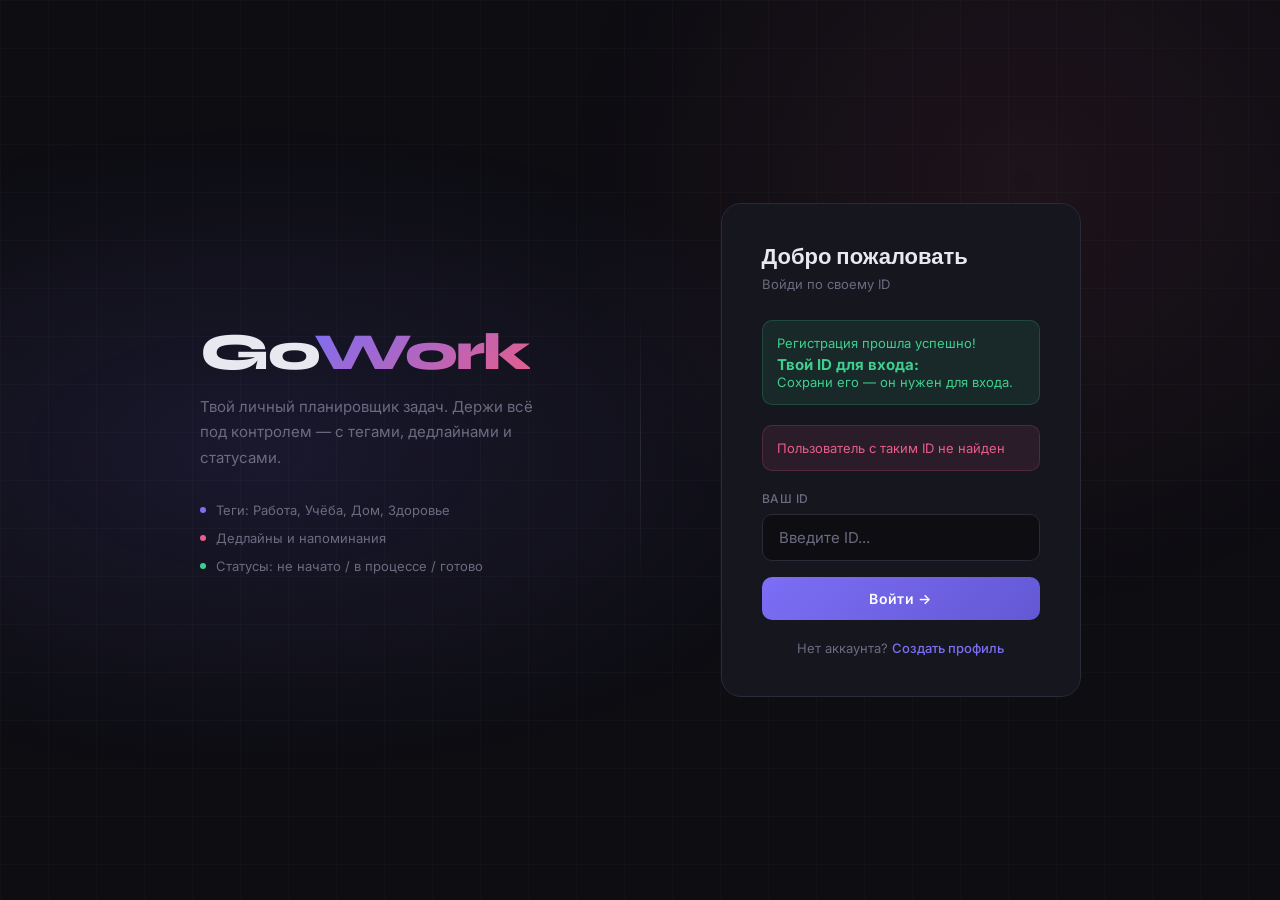
<file: gowork/src/main/resources/templates/index.html>
<!DOCTYPE html>
<html xmlns:th="http://www.thymeleaf.org" lang="ru">
<head>
    <meta charset="UTF-8">
    <title>GoWork — Вход</title>
    <link href="https://fonts.googleapis.com/css2?family=Syne:wght@400;700;800&family=Inter:wght@300;400;500&display=swap" rel="stylesheet">
    <style>
        *, *::before, *::after { box-sizing: border-box; margin: 0; padding: 0; }

        :root {
            --bg: #0d0d12;
            --surface: #16161f;
            --border: #2a2a38;
            --accent: #7c6ef5;
            --accent2: #e85d8a;
            --text: #e8e8f0;
            --muted: #6b6b80;
            --success: #3ecf8e;
        }

        body {
            font-family: 'Inter', sans-serif;
            background: var(--bg);
            color: var(--text);
            min-height: 100vh;
            display: flex;
            align-items: center;
            justify-content: center;
            overflow: hidden;
        }

        /* Анимированный фон */
        body::before {
            content: '';
            position: fixed;
            inset: 0;
            background:
                radial-gradient(ellipse 80% 60% at 20% 50%, rgba(124,110,245,0.12) 0%, transparent 60%),
                radial-gradient(ellipse 60% 80% at 80% 20%, rgba(232,93,138,0.08) 0%, transparent 60%);
            pointer-events: none;
        }

        .grid-bg {
            position: fixed;
            inset: 0;
            background-image:
                linear-gradient(rgba(255,255,255,0.02) 1px, transparent 1px),
                linear-gradient(90deg, rgba(255,255,255,0.02) 1px, transparent 1px);
            background-size: 48px 48px;
            pointer-events: none;
        }

        .wrapper {
            position: relative;
            z-index: 1;
            display: flex;
            align-items: center;
            gap: 80px;
            padding: 40px;
        }

        /* Левая часть — брендинг */
        .brand {
            max-width: 360px;
        }

        .logo {
            font-family: 'Syne', sans-serif;
            font-weight: 800;
            font-size: 52px;
            letter-spacing: -2px;
            line-height: 1;
            margin-bottom: 16px;
        }

        .logo span {
            background: linear-gradient(135deg, var(--accent), var(--accent2));
            -webkit-background-clip: text;
            -webkit-text-fill-color: transparent;
            background-clip: text;
        }

        .brand-desc {
            color: var(--muted);
            font-size: 15px;
            line-height: 1.7;
            margin-bottom: 32px;
        }

        .features {
            display: flex;
            flex-direction: column;
            gap: 12px;
        }

        .feature-item {
            display: flex;
            align-items: center;
            gap: 10px;
            font-size: 13px;
            color: var(--muted);
        }

        .feature-dot {
            width: 6px;
            height: 6px;
            border-radius: 50%;
            background: var(--accent);
            flex-shrink: 0;
        }

        /* Разделитель */
        .divider {
            width: 1px;
            height: 280px;
            background: linear-gradient(to bottom, transparent, var(--border), transparent);
        }

        /* Карточка входа */
        .card {
            background: var(--surface);
            border: 1px solid var(--border);
            border-radius: 20px;
            padding: 40px;
            width: 360px;
        }

        .card-title {
            font-family: 'Syne', sans-serif;
            font-size: 22px;
            font-weight: 700;
            margin-bottom: 6px;
        }

        .card-sub {
            color: var(--muted);
            font-size: 13px;
            margin-bottom: 28px;
        }

        .success-banner {
            background: rgba(62,207,142,0.1);
            border: 1px solid rgba(62,207,142,0.2);
            border-radius: 10px;
            padding: 14px;
            margin-bottom: 20px;
            font-size: 13px;
            color: var(--success);
        }

        .success-banner strong {
            display: block;
            font-size: 15px;
            margin-top: 4px;
        }

        .error-banner {
            background: rgba(232,93,138,0.1);
            border: 1px solid rgba(232,93,138,0.2);
            border-radius: 10px;
            padding: 14px;
            margin-bottom: 20px;
            font-size: 13px;
            color: var(--accent2);
        }

        label {
            display: block;
            font-size: 12px;
            font-weight: 500;
            color: var(--muted);
            text-transform: uppercase;
            letter-spacing: 0.5px;
            margin-bottom: 8px;
        }

        input[type="number"] {
            display: block;
            width: 100%;
            padding: 13px 16px;
            background: var(--bg);
            border: 1px solid var(--border);
            border-radius: 10px;
            color: var(--text);
            font-size: 15px;
            font-family: 'Inter', sans-serif;
            transition: border-color 0.2s;
            margin-bottom: 16px;
        }

        input[type="number"]:focus {
            outline: none;
            border-color: var(--accent);
        }

        input[type="number"]::placeholder { color: var(--muted); }

        /* Убираем стрелки у number input */
        input[type="number"]::-webkit-inner-spin-button,
        input[type="number"]::-webkit-outer-spin-button { -webkit-appearance: none; }

        .btn-primary {
            width: 100%;
            padding: 13px;
            background: linear-gradient(135deg, var(--accent), #6358d4);
            color: white;
            border: none;
            border-radius: 10px;
            font-size: 14px;
            font-weight: 600;
            cursor: pointer;
            font-family: 'Inter', sans-serif;
            transition: opacity 0.2s, transform 0.1s;
            letter-spacing: 0.3px;
        }

        .btn-primary:hover { opacity: 0.9; }
        .btn-primary:active { transform: scale(0.99); }

        .register-link {
            display: block;
            text-align: center;
            margin-top: 20px;
            font-size: 13px;
            color: var(--muted);
        }

        .register-link a {
            color: var(--accent);
            text-decoration: none;
            font-weight: 500;
        }

        .register-link a:hover { text-decoration: underline; }

        @media (max-width: 780px) {
            .wrapper { flex-direction: column; gap: 32px; }
            .brand { max-width: 100%; }
            .divider { display: none; }
        }
    </style>
</head>
<body>
<div class="grid-bg"></div>

<div class="wrapper">
    <div class="brand">
        <div class="logo">Go<span>Work</span></div>
        <p class="brand-desc">Твой личный планировщик задач. Держи всё под контролем — с тегами, дедлайнами и статусами.</p>
        <div class="features">
            <div class="feature-item"><div class="feature-dot"></div>Теги: Работа, Учёба, Дом, Здоровье</div>
            <div class="feature-item"><div class="feature-dot" style="background:var(--accent2)"></div>Дедлайны и напоминания</div>
            <div class="feature-item"><div class="feature-dot" style="background:var(--success)"></div>Статусы: не начато / в процессе / готово</div>
        </div>
    </div>

    <div class="divider"></div>

    <div class="card">
        <div class="card-title">Добро пожаловать</div>
        <div class="card-sub">Войди по своему ID</div>

        <div class="success-banner" th:if="${param.registeredId}">
            Регистрация прошла успешно!
            <strong>Твой ID для входа: <span th:text="${param.registeredId}"></span></strong>
            Сохрани его — он нужен для входа.
        </div>

        <div class="error-banner" th:if="${param.error}">
            Пользователь с таким ID не найден
        </div>

        <form action="/login" method="post">
            <label>Ваш ID</label>
            <input type="number" name="userId" placeholder="Введите ID..." required>
            <button type="submit" class="btn-primary">Войти →</button>
        </form>

        <div class="register-link">
            Нет аккаунта? <a href="/register">Создать профиль</a>
        </div>
    </div>
</div>
</body>
</html>
</file>
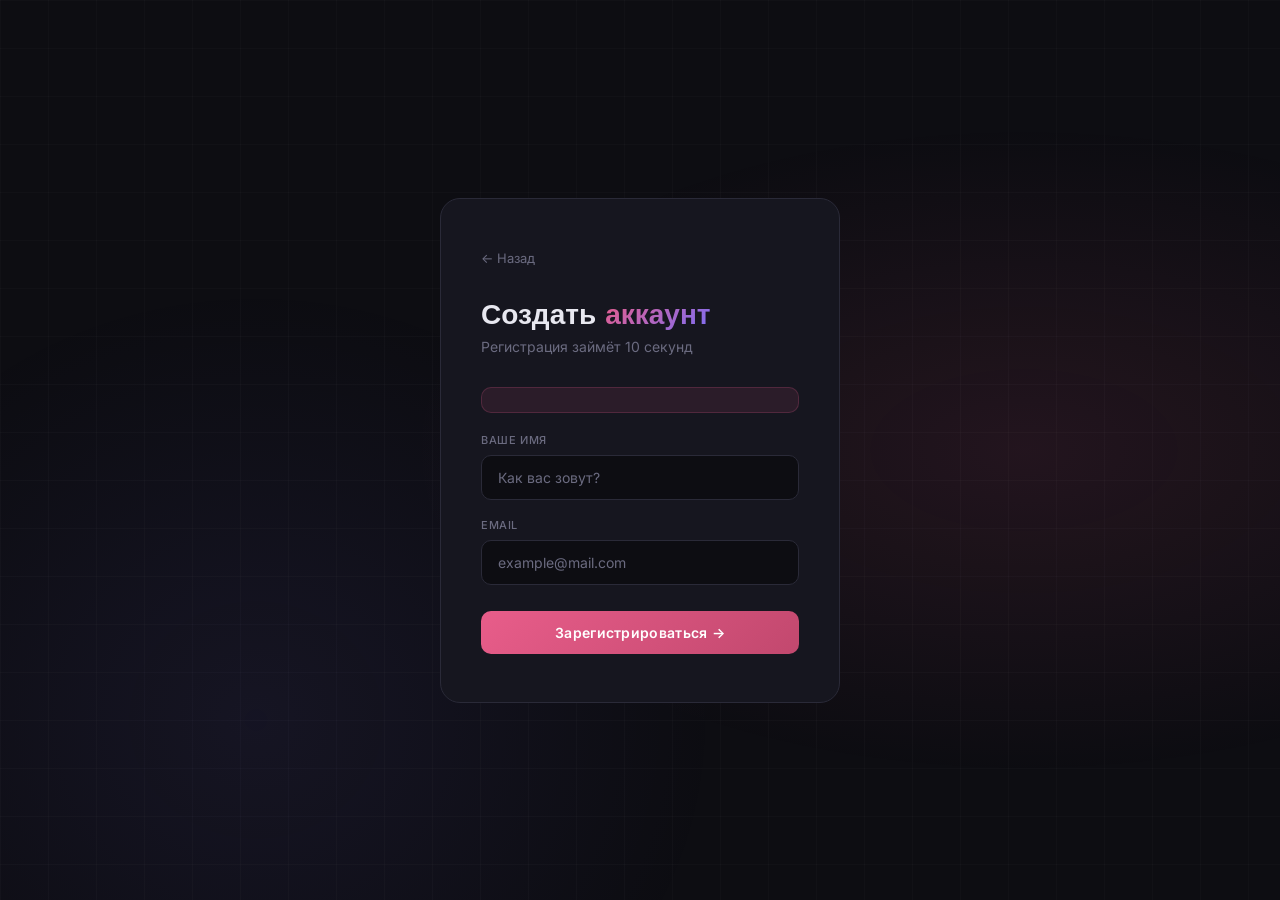
<file: gowork/src/main/resources/templates/register.html>
<!DOCTYPE html>
<html xmlns:th="http://www.thymeleaf.org" lang="ru">
<head>
    <meta charset="UTF-8">
    <title>GoWork — Регистрация</title>
    <link href="https://fonts.googleapis.com/css2?family=Syne:wght@400;700;800&family=Inter:wght@300;400;500&display=swap" rel="stylesheet">
    <style>
        *, *::before, *::after { box-sizing: border-box; margin: 0; padding: 0; }

        :root {
            --bg: #0d0d12;
            --surface: #16161f;
            --border: #2a2a38;
            --accent: #7c6ef5;
            --accent2: #e85d8a;
            --text: #e8e8f0;
            --muted: #6b6b80;
            --success: #3ecf8e;
        }

        body {
            font-family: 'Inter', sans-serif;
            background: var(--bg);
            color: var(--text);
            min-height: 100vh;
            display: flex;
            align-items: center;
            justify-content: center;
        }

        body::before {
            content: '';
            position: fixed;
            inset: 0;
            background:
                radial-gradient(ellipse 80% 60% at 80% 50%, rgba(232,93,138,0.1) 0%, transparent 60%),
                radial-gradient(ellipse 60% 80% at 20% 80%, rgba(124,110,245,0.08) 0%, transparent 60%);
            pointer-events: none;
        }

        .grid-bg {
            position: fixed;
            inset: 0;
            background-image:
                linear-gradient(rgba(255,255,255,0.02) 1px, transparent 1px),
                linear-gradient(90deg, rgba(255,255,255,0.02) 1px, transparent 1px);
            background-size: 48px 48px;
            pointer-events: none;
        }

        .card {
            position: relative;
            z-index: 1;
            background: var(--surface);
            border: 1px solid var(--border);
            border-radius: 20px;
            padding: 48px 40px;
            width: 400px;
        }

        .back-btn {
            display: inline-flex;
            align-items: center;
            gap: 6px;
            font-size: 13px;
            color: var(--muted);
            text-decoration: none;
            margin-bottom: 32px;
            transition: color 0.2s;
        }

        .back-btn:hover { color: var(--text); }

        .card-title {
            font-family: 'Syne', sans-serif;
            font-size: 28px;
            font-weight: 800;
            margin-bottom: 6px;
        }

        .card-title span {
            background: linear-gradient(135deg, var(--accent2), var(--accent));
            -webkit-background-clip: text;
            -webkit-text-fill-color: transparent;
            background-clip: text;
        }

        .card-sub {
            color: var(--muted);
            font-size: 14px;
            margin-bottom: 32px;
        }

        .error-banner {
            background: rgba(232,93,138,0.1);
            border: 1px solid rgba(232,93,138,0.2);
            border-radius: 10px;
            padding: 12px 14px;
            margin-bottom: 20px;
            font-size: 13px;
            color: var(--accent2);
        }

        .field { margin-bottom: 18px; }

        label {
            display: block;
            font-size: 11px;
            font-weight: 500;
            color: var(--muted);
            text-transform: uppercase;
            letter-spacing: 0.6px;
            margin-bottom: 8px;
        }

        input {
            display: block;
            width: 100%;
            padding: 13px 16px;
            background: var(--bg);
            border: 1px solid var(--border);
            border-radius: 10px;
            color: var(--text);
            font-size: 14px;
            font-family: 'Inter', sans-serif;
            transition: border-color 0.2s;
        }

        input:focus {
            outline: none;
            border-color: var(--accent);
        }

        input::placeholder { color: var(--muted); }

        .btn-primary {
            width: 100%;
            padding: 13px;
            background: linear-gradient(135deg, var(--accent2), #c2486e);
            color: white;
            border: none;
            border-radius: 10px;
            font-size: 14px;
            font-weight: 600;
            cursor: pointer;
            font-family: 'Inter', sans-serif;
            margin-top: 8px;
            transition: opacity 0.2s, transform 0.1s;
            letter-spacing: 0.3px;
        }

        .btn-primary:hover { opacity: 0.9; }
        .btn-primary:active { transform: scale(0.99); }
    </style>
</head>
<body>
<div class="grid-bg"></div>

<div class="card">
    <a href="/" class="back-btn">← Назад</a>

    <div class="card-title">Создать <span>аккаунт</span></div>
    <div class="card-sub">Регистрация займёт 10 секунд</div>

    <div class="error-banner" th:if="${error}" th:text="${error}"></div>

    <form action="/register" method="post">
        <div class="field">
            <label>Ваше имя</label>
            <input type="text" name="name" placeholder="Как вас зовут?" required>
        </div>
        <div class="field">
            <label>Email</label>
            <input type="email" name="email" placeholder="example@mail.com" required>
        </div>
        <button type="submit" class="btn-primary">Зарегистрироваться →</button>
    </form>
</div>
</body>
</html>
</file>
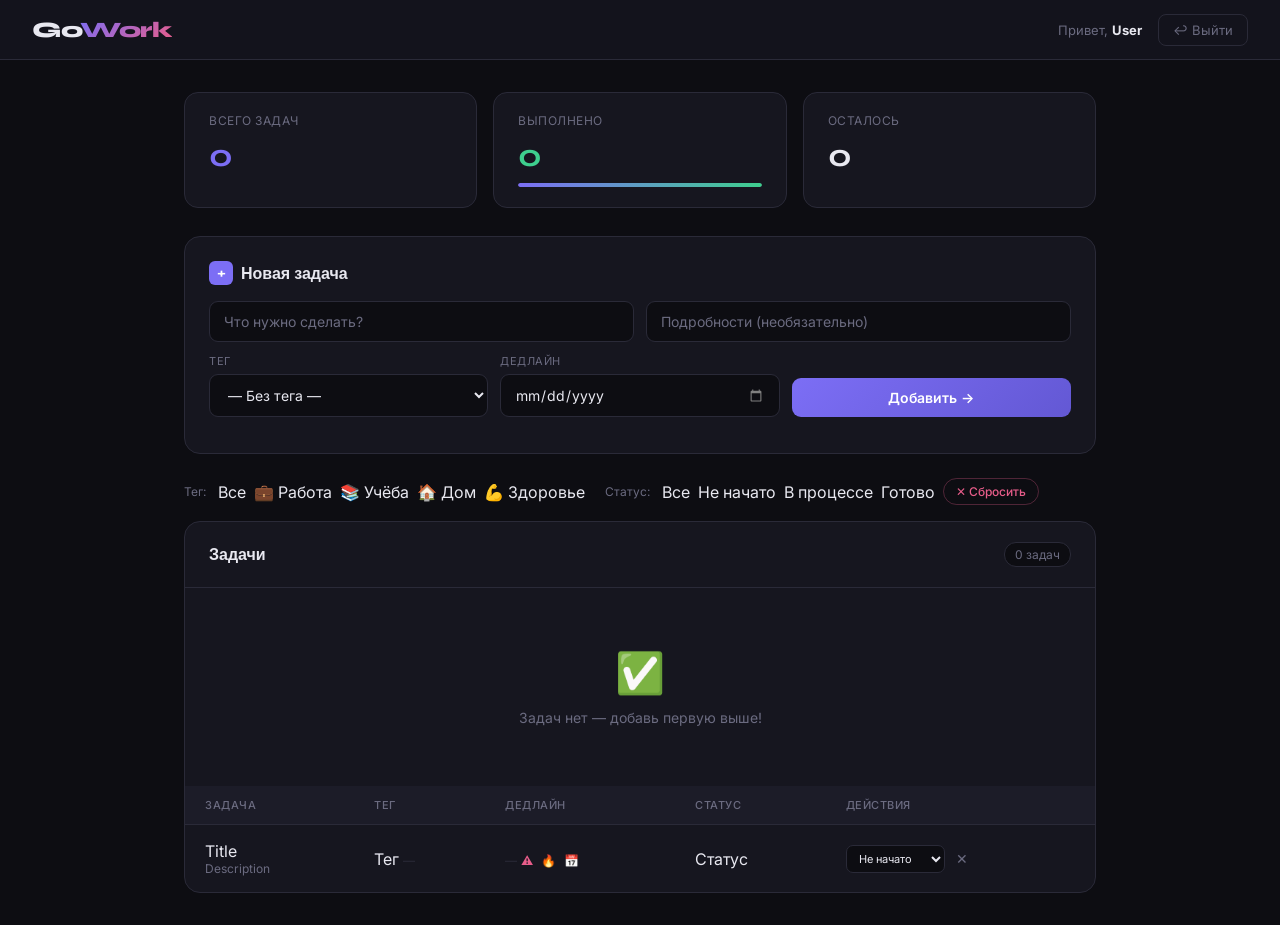
<file: gowork/src/main/resources/templates/user_info.html>
<!DOCTYPE html>
<html xmlns:th="http://www.thymeleaf.org" lang="ru">
<head>
    <meta charset="UTF-8">
    <title>GoWork — Кабинет</title>
    <link href="https://fonts.googleapis.com/css2?family=Syne:wght@400;700;800&family=Inter:wght@300;400;500;600&display=swap" rel="stylesheet">
    <style>
        *, *::before, *::after { box-sizing: border-box; margin: 0; padding: 0; }

        :root {
            --bg: #0d0d12;
            --surface: #16161f;
            --surface2: #1c1c28;
            --border: #2a2a38;
            --accent: #7c6ef5;
            --accent2: #e85d8a;
            --text: #e8e8f0;
            --muted: #6b6b80;
            --success: #3ecf8e;
            --warning: #f5a623;
            --danger: #e85d8a;

            /* Теги */
            --tag-work-bg: rgba(124,110,245,0.15);
            --tag-work-color: #a89ef8;
            --tag-work-border: rgba(124,110,245,0.3);

            --tag-study-bg: rgba(245,166,35,0.12);
            --tag-study-color: #f5c842;
            --tag-study-border: rgba(245,166,35,0.25);

            --tag-home-bg: rgba(62,207,142,0.12);
            --tag-home-color: #3ecf8e;
            --tag-home-border: rgba(62,207,142,0.25);

            --tag-health-bg: rgba(232,93,138,0.12);
            --tag-health-color: #f080a8;
            --tag-health-border: rgba(232,93,138,0.25);

            --tag-other-bg: rgba(107,107,128,0.15);
            --tag-other-color: #9090a8;
            --tag-other-border: rgba(107,107,128,0.25);
        }

        body {
            font-family: 'Inter', sans-serif;
            background: var(--bg);
            color: var(--text);
            min-height: 100vh;
        }

        /* ─── Навбар ─── */
        .navbar {
            background: rgba(22,22,31,0.85);
            backdrop-filter: blur(12px);
            border-bottom: 1px solid var(--border);
            padding: 0 32px;
            height: 60px;
            display: flex;
            align-items: center;
            justify-content: space-between;
            position: sticky;
            top: 0;
            z-index: 100;
        }

        .nav-logo {
            font-family: 'Syne', sans-serif;
            font-weight: 800;
            font-size: 22px;
            letter-spacing: -0.5px;
        }

        .nav-logo span {
            background: linear-gradient(135deg, var(--accent), var(--accent2));
            -webkit-background-clip: text;
            -webkit-text-fill-color: transparent;
            background-clip: text;
        }

        .nav-right {
            display: flex;
            align-items: center;
            gap: 16px;
        }

        .nav-user {
            font-size: 13px;
            color: var(--muted);
        }

        .nav-user strong { color: var(--text); }

        .logout-btn {
            display: inline-flex;
            align-items: center;
            gap: 6px;
            padding: 7px 14px;
            background: transparent;
            border: 1px solid var(--border);
            border-radius: 8px;
            color: var(--muted);
            text-decoration: none;
            font-size: 13px;
            transition: all 0.2s;
        }

        .logout-btn:hover {
            border-color: var(--danger);
            color: var(--danger);
        }

        /* ─── Layout ─── */
        .container {
            max-width: 960px;
            margin: 0 auto;
            padding: 32px 24px;
        }

        /* ─── Статистика ─── */
        .stats-row {
            display: grid;
            grid-template-columns: repeat(3, 1fr);
            gap: 16px;
            margin-bottom: 28px;
        }

        .stat-card {
            background: var(--surface);
            border: 1px solid var(--border);
            border-radius: 14px;
            padding: 20px 24px;
        }

        .stat-label {
            font-size: 12px;
            color: var(--muted);
            text-transform: uppercase;
            letter-spacing: 0.5px;
            margin-bottom: 8px;
        }

        .stat-value {
            font-family: 'Syne', sans-serif;
            font-size: 32px;
            font-weight: 700;
        }

        .stat-value.accent { color: var(--accent); }
        .stat-value.success { color: var(--success); }

        /* Прогресс-бар */
        .progress-bar {
            margin-top: 8px;
            height: 4px;
            background: var(--border);
            border-radius: 2px;
            overflow: hidden;
        }

        .progress-fill {
            height: 100%;
            background: linear-gradient(90deg, var(--accent), var(--success));
            border-radius: 2px;
            transition: width 0.5s ease;
        }

        /* ─── Форма добавления ─── */
        .add-card {
            background: var(--surface);
            border: 1px solid var(--border);
            border-radius: 16px;
            padding: 24px;
            margin-bottom: 24px;
        }

        .add-card-title {
            font-family: 'Syne', sans-serif;
            font-size: 16px;
            font-weight: 700;
            margin-bottom: 16px;
            display: flex;
            align-items: center;
            gap: 8px;
        }

        .plus-icon {
            width: 24px;
            height: 24px;
            background: var(--accent);
            border-radius: 6px;
            display: inline-flex;
            align-items: center;
            justify-content: center;
            font-size: 16px;
            color: white;
            line-height: 1;
        }

        .form-row {
            display: grid;
            grid-template-columns: 1fr 1fr;
            gap: 12px;
            margin-bottom: 12px;
        }

        .form-row.three { grid-template-columns: 1fr 1fr 1fr; }
        .form-row.full { grid-template-columns: 1fr; }

        input[type="text"],
        input[type="date"],
        select,
        textarea {
            width: 100%;
            padding: 11px 14px;
            background: var(--bg);
            border: 1px solid var(--border);
            border-radius: 9px;
            color: var(--text);
            font-size: 14px;
            font-family: 'Inter', sans-serif;
            transition: border-color 0.2s;
        }

        input[type="text"]:focus,
        input[type="date"]:focus,
        select:focus { outline: none; border-color: var(--accent); }

        input::placeholder, textarea::placeholder { color: var(--muted); }

        select option { background: var(--surface); }

        /* Убираем стрелки у date на webkit */
        input[type="date"]::-webkit-calendar-picker-indicator {
            filter: invert(0.5);
        }

        .btn-add {
            padding: 11px 24px;
            background: linear-gradient(135deg, var(--accent), #6358d4);
            color: white;
            border: none;
            border-radius: 9px;
            font-size: 14px;
            font-weight: 600;
            cursor: pointer;
            font-family: 'Inter', sans-serif;
            transition: opacity 0.2s;
            white-space: nowrap;
        }

        .btn-add:hover { opacity: 0.9; }

        /* ─── Фильтры ─── */
        .filters-row {
            display: flex;
            align-items: center;
            gap: 8px;
            margin-bottom: 16px;
            flex-wrap: wrap;
        }

        .filter-label {
            font-size: 12px;
            color: var(--muted);
            margin-right: 4px;
        }

        .filter-chip {
            display: inline-flex;
            align-items: center;
            padding: 5px 12px;
            border-radius: 20px;
            font-size: 12px;
            font-weight: 500;
            text-decoration: none;
            border: 1px solid var(--border);
            color: var(--muted);
            transition: all 0.2s;
            cursor: pointer;
        }

        .filter-chip:hover { border-color: var(--accent); color: var(--accent); }
        .filter-chip.active { background: var(--accent); border-color: var(--accent); color: white; }
        .filter-chip.clear { color: var(--danger); border-color: rgba(232,93,138,0.3); }
        .filter-chip.clear:hover { background: var(--danger); color: white; border-color: var(--danger); }

        /* ─── Таблица задач ─── */
        .tasks-card {
            background: var(--surface);
            border: 1px solid var(--border);
            border-radius: 16px;
            overflow: hidden;
        }

        .tasks-header {
            padding: 20px 24px;
            border-bottom: 1px solid var(--border);
            display: flex;
            justify-content: space-between;
            align-items: center;
        }

        .tasks-header-title {
            font-family: 'Syne', sans-serif;
            font-size: 16px;
            font-weight: 700;
        }

        .tasks-count {
            font-size: 12px;
            color: var(--muted);
            background: var(--bg);
            padding: 4px 10px;
            border-radius: 12px;
            border: 1px solid var(--border);
        }

        table { width: 100%; border-collapse: collapse; }

        thead th {
            padding: 12px 20px;
            text-align: left;
            font-size: 11px;
            font-weight: 500;
            color: var(--muted);
            text-transform: uppercase;
            letter-spacing: 0.5px;
            border-bottom: 1px solid var(--border);
            background: var(--surface2);
        }

        tbody tr {
            border-bottom: 1px solid var(--border);
            transition: background 0.15s;
        }

        tbody tr:last-child { border-bottom: none; }
        tbody tr:hover { background: rgba(255,255,255,0.02); }

        td { padding: 16px 20px; vertical-align: middle; }

        .task-title {
            font-size: 14px;
            font-weight: 500;
            margin-bottom: 3px;
        }

        .task-title.done {
            text-decoration: line-through;
            color: var(--muted);
        }

        .task-desc {
            font-size: 12px;
            color: var(--muted);
        }

        /* ─── Теги ─── */
        .tag {
            display: inline-flex;
            align-items: center;
            padding: 3px 10px;
            border-radius: 20px;
            font-size: 11px;
            font-weight: 600;
            letter-spacing: 0.2px;
            white-space: nowrap;
        }

        .tag-work   { background: var(--tag-work-bg);   color: var(--tag-work-color);   border: 1px solid var(--tag-work-border); }
        .tag-study  { background: var(--tag-study-bg);  color: var(--tag-study-color);  border: 1px solid var(--tag-study-border); }
        .tag-home   { background: var(--tag-home-bg);   color: var(--tag-home-color);   border: 1px solid var(--tag-home-border); }
        .tag-health { background: var(--tag-health-bg); color: var(--tag-health-color); border: 1px solid var(--tag-health-border); }
        .tag-other  { background: var(--tag-other-bg);  color: var(--tag-other-color);  border: 1px solid var(--tag-other-border); }

        /* ─── Статусы ─── */
        .status-badge {
            display: inline-flex;
            align-items: center;
            gap: 5px;
            padding: 4px 10px;
            border-radius: 6px;
            font-size: 11px;
            font-weight: 600;
            white-space: nowrap;
        }

        .status-badge::before {
            content: '';
            width: 5px;
            height: 5px;
            border-radius: 50%;
            display: inline-block;
        }

        .status-todo     { background: rgba(107,107,128,0.15); color: var(--muted); }
        .status-todo::before { background: var(--muted); }

        .status-progress { background: rgba(245,166,35,0.12); color: var(--warning); }
        .status-progress::before { background: var(--warning); animation: blink 1.5s infinite; }

        .status-done     { background: rgba(62,207,142,0.12); color: var(--success); }
        .status-done::before { background: var(--success); }

        @keyframes blink {
            0%, 100% { opacity: 1; }
            50% { opacity: 0.3; }
        }

        /* ─── Дедлайн ─── */
        .deadline {
            font-size: 12px;
            display: inline-flex;
            align-items: center;
            gap: 4px;
        }

        .deadline.overdue  { color: var(--danger); font-weight: 600; }
        .deadline.soon     { color: var(--warning); }
        .deadline.ok       { color: var(--muted); }
        .deadline.none     { color: var(--border); }

        /* ─── Действия ─── */
        .actions-cell {
            display: flex;
            align-items: center;
            gap: 6px;
        }

        .status-select {
            padding: 5px 8px;
            font-size: 11px;
            border-radius: 7px;
            background: var(--bg);
            border: 1px solid var(--border);
            color: var(--text);
            cursor: pointer;
            font-family: 'Inter', sans-serif;
        }

        .btn-delete {
            background: none;
            border: none;
            color: var(--muted);
            cursor: pointer;
            padding: 5px;
            border-radius: 6px;
            font-size: 14px;
            transition: color 0.2s, background 0.2s;
            line-height: 1;
        }

        .btn-delete:hover {
            color: var(--danger);
            background: rgba(232,93,138,0.1);
        }

        /* ─── Пустое состояние ─── */
        .empty-state {
            padding: 60px 20px;
            text-align: center;
            color: var(--muted);
        }

        .empty-state .emoji { font-size: 40px; margin-bottom: 12px; }
        .empty-state p { font-size: 14px; }

        @media (max-width: 700px) {
            .stats-row { grid-template-columns: 1fr; }
            .form-row, .form-row.three { grid-template-columns: 1fr; }
            td:nth-child(3), th:nth-child(3) { display: none; }
        }
    </style>
</head>
<body>

<!-- Навбар -->
<nav class="navbar">
    <div class="nav-logo">Go<span>Work</span></div>
    <div class="nav-right">
        <div class="nav-user">Привет, <strong th:text="${user.name}">User</strong></div>
        <a href="/" class="logout-btn">↩ Выйти</a>
    </div>
</nav>

<div class="container">

    <!-- Статистика -->
    <div class="stats-row">
        <div class="stat-card">
            <div class="stat-label">Всего задач</div>
            <div class="stat-value accent" th:text="${totalTasks}">0</div>
        </div>
        <div class="stat-card">
            <div class="stat-label">Выполнено</div>
            <div class="stat-value success" th:text="${doneTasks}">0</div>
            <div class="progress-bar">
                <div class="progress-fill"
                     th:style="${totalTasks > 0} ? 'width: ' + (${doneTasks} * 100 / ${totalTasks}) + '%' : 'width: 0%'">
                </div>
            </div>
        </div>
        <div class="stat-card">
            <div class="stat-label">Осталось</div>
            <div class="stat-value" th:text="${totalTasks - doneTasks}">0</div>
        </div>
    </div>

    <!-- Форма добавления задачи -->
    <div class="add-card">
        <div class="add-card-title">
            <span class="plus-icon">+</span>
            Новая задача
        </div>
        <form th:action="@{/dashboard/{id}/add-task(id=${user.id})}" method="post">
            <div class="form-row">
                <input type="text" name="title" placeholder="Что нужно сделать?" required>
                <input type="text" name="description" placeholder="Подробности (необязательно)">
            </div>
            <div class="form-row three" style="align-items:end;">
                <div>
                    <label style="font-size:11px; color:var(--muted); text-transform:uppercase; letter-spacing:.5px; display:block; margin-bottom:6px;">Тег</label>
                    <select name="tag">
                        <option value="">— Без тега —</option>
                        <option value="WORK">💼 Работа</option>
                        <option value="STUDY">📚 Учёба</option>
                        <option value="HOME">🏠 Дом</option>
                        <option value="HEALTH">💪 Здоровье</option>
                        <option value="OTHER">📌 Другое</option>
                    </select>
                </div>
                <div>
                    <label style="font-size:11px; color:var(--muted); text-transform:uppercase; letter-spacing:.5px; display:block; margin-bottom:6px;">Дедлайн</label>
                    <input type="date" name="deadline">
                </div>
                <button type="submit" class="btn-add">Добавить →</button>
            </div>
        </form>
    </div>

    <!-- Фильтры -->
    <div class="filters-row">
        <span class="filter-label">Тег:</span>
        <a th:href="@{/dashboard/{id}(id=${user.id}, status=${activeStatus})}"
           th:class="${activeTag == null} ? 'filter-chip active' : 'filter-chip'">Все</a>
        <a th:href="@{/dashboard/{id}(id=${user.id}, tag='WORK', status=${activeStatus})}"
           th:class="${activeTag == 'WORK'} ? 'filter-chip active' : 'filter-chip'">💼 Работа</a>
        <a th:href="@{/dashboard/{id}(id=${user.id}, tag='STUDY', status=${activeStatus})}"
           th:class="${activeTag == 'STUDY'} ? 'filter-chip active' : 'filter-chip'">📚 Учёба</a>
        <a th:href="@{/dashboard/{id}(id=${user.id}, tag='HOME', status=${activeStatus})}"
           th:class="${activeTag == 'HOME'} ? 'filter-chip active' : 'filter-chip'">🏠 Дом</a>
        <a th:href="@{/dashboard/{id}(id=${user.id}, tag='HEALTH', status=${activeStatus})}"
           th:class="${activeTag == 'HEALTH'} ? 'filter-chip active' : 'filter-chip'">💪 Здоровье</a>

        <span class="filter-label" style="margin-left:12px;">Статус:</span>
        <a th:href="@{/dashboard/{id}(id=${user.id}, tag=${activeTag})}"
           th:class="${activeStatus == null} ? 'filter-chip active' : 'filter-chip'">Все</a>
        <a th:href="@{/dashboard/{id}(id=${user.id}, tag=${activeTag}, status='TODO')}"
           th:class="${activeStatus == 'TODO'} ? 'filter-chip active' : 'filter-chip'">Не начато</a>
        <a th:href="@{/dashboard/{id}(id=${user.id}, tag=${activeTag}, status='IN_PROGRESS')}"
           th:class="${activeStatus == 'IN_PROGRESS'} ? 'filter-chip active' : 'filter-chip'">В процессе</a>
        <a th:href="@{/dashboard/{id}(id=${user.id}, tag=${activeTag}, status='DONE')}"
           th:class="${activeStatus == 'DONE'} ? 'filter-chip active' : 'filter-chip'">Готово</a>

        <a th:if="${activeTag != null or activeStatus != null}"
           th:href="@{/dashboard/{id}(id=${user.id})}"
           class="filter-chip clear">✕ Сбросить</a>
    </div>

    <!-- Таблица задач -->
    <div class="tasks-card">
        <div class="tasks-header">
            <div class="tasks-header-title">Задачи</div>
            <div class="tasks-count" th:text="${tasks.size()} + ' задач'">0 задач</div>
        </div>

        <div th:if="${tasks.isEmpty()}" class="empty-state">
            <div class="emoji">✅</div>
            <p>Задач нет — добавь первую выше!</p>
        </div>

        <table th:if="${!tasks.isEmpty()}">
            <thead>
            <tr>
                <th>Задача</th>
                <th>Тег</th>
                <th>Дедлайн</th>
                <th>Статус</th>
                <th>Действия</th>
            </tr>
            </thead>
            <tbody>
            <tr th:each="task : ${tasks}">
                <!-- Задача -->
                <td>
                    <div th:class="${task.status.name() == 'DONE'} ? 'task-title done' : 'task-title'"
                         th:text="${task.title}">Title</div>
                    <div class="task-desc" th:text="${task.description}" th:if="${task.description != null and !task.description.isBlank()}">Description</div>
                </td>

                <!-- Тег -->
                <td>
                    <span th:if="${task.tag != null}"
                          th:class="'tag ' + ${task.tag.cssClass}"
                          th:text="${task.tag.label}">Тег</span>
                    <span th:if="${task.tag == null}" style="color:var(--border); font-size:12px;">—</span>
                </td>

                <!-- Дедлайн -->
                <td>
                    <span th:if="${task.deadline == null}" class="deadline none">—</span>
                    <span th:if="${task.deadline != null and task.deadline.isBefore(today)}" class="deadline overdue">
                        ⚠ <span th:text="${task.deadline}"></span>
                    </span>
                    <span th:if="${task.deadline != null and !task.deadline.isBefore(today) and task.deadline.isBefore(today.plusDays(3))}" class="deadline soon">
                        🔥 <span th:text="${task.deadline}"></span>
                    </span>
                    <span th:if="${task.deadline != null and !task.deadline.isBefore(today.plusDays(3))}" class="deadline ok">
                        📅 <span th:text="${task.deadline}"></span>
                    </span>
                </td>

                <!-- Статус -->
                <td>
                    <span th:class="'status-badge ' + ${task.status.cssClass}"
                          th:text="${task.status.label}">Статус</span>
                </td>

                <!-- Действия -->
                <td>
                    <div class="actions-cell">
                        <!-- Смена статуса -->
                        <form th:action="@{/dashboard/{userId}/set-status/{taskId}(userId=${user.id}, taskId=${task.id})}" method="post">
                            <select name="status" class="status-select" onchange="this.form.submit()">
                                <option value="TODO"        th:selected="${task.status.name() == 'TODO'}">Не начато</option>
                                <option value="IN_PROGRESS" th:selected="${task.status.name() == 'IN_PROGRESS'}">В процессе</option>
                                <option value="DONE"        th:selected="${task.status.name() == 'DONE'}">Готово</option>
                            </select>
                        </form>

                        <!-- Удаление -->
                        <form th:action="@{/dashboard/{userId}/delete-task/{taskId}(userId=${user.id}, taskId=${task.id})}" method="post">
                            <button type="submit" class="btn-delete" onclick="return confirm('Удалить задачу?')" title="Удалить">✕</button>
                        </form>
                    </div>
                </td>
            </tr>
            </tbody>
        </table>
    </div>

</div>
</body>
</html>
</file>
